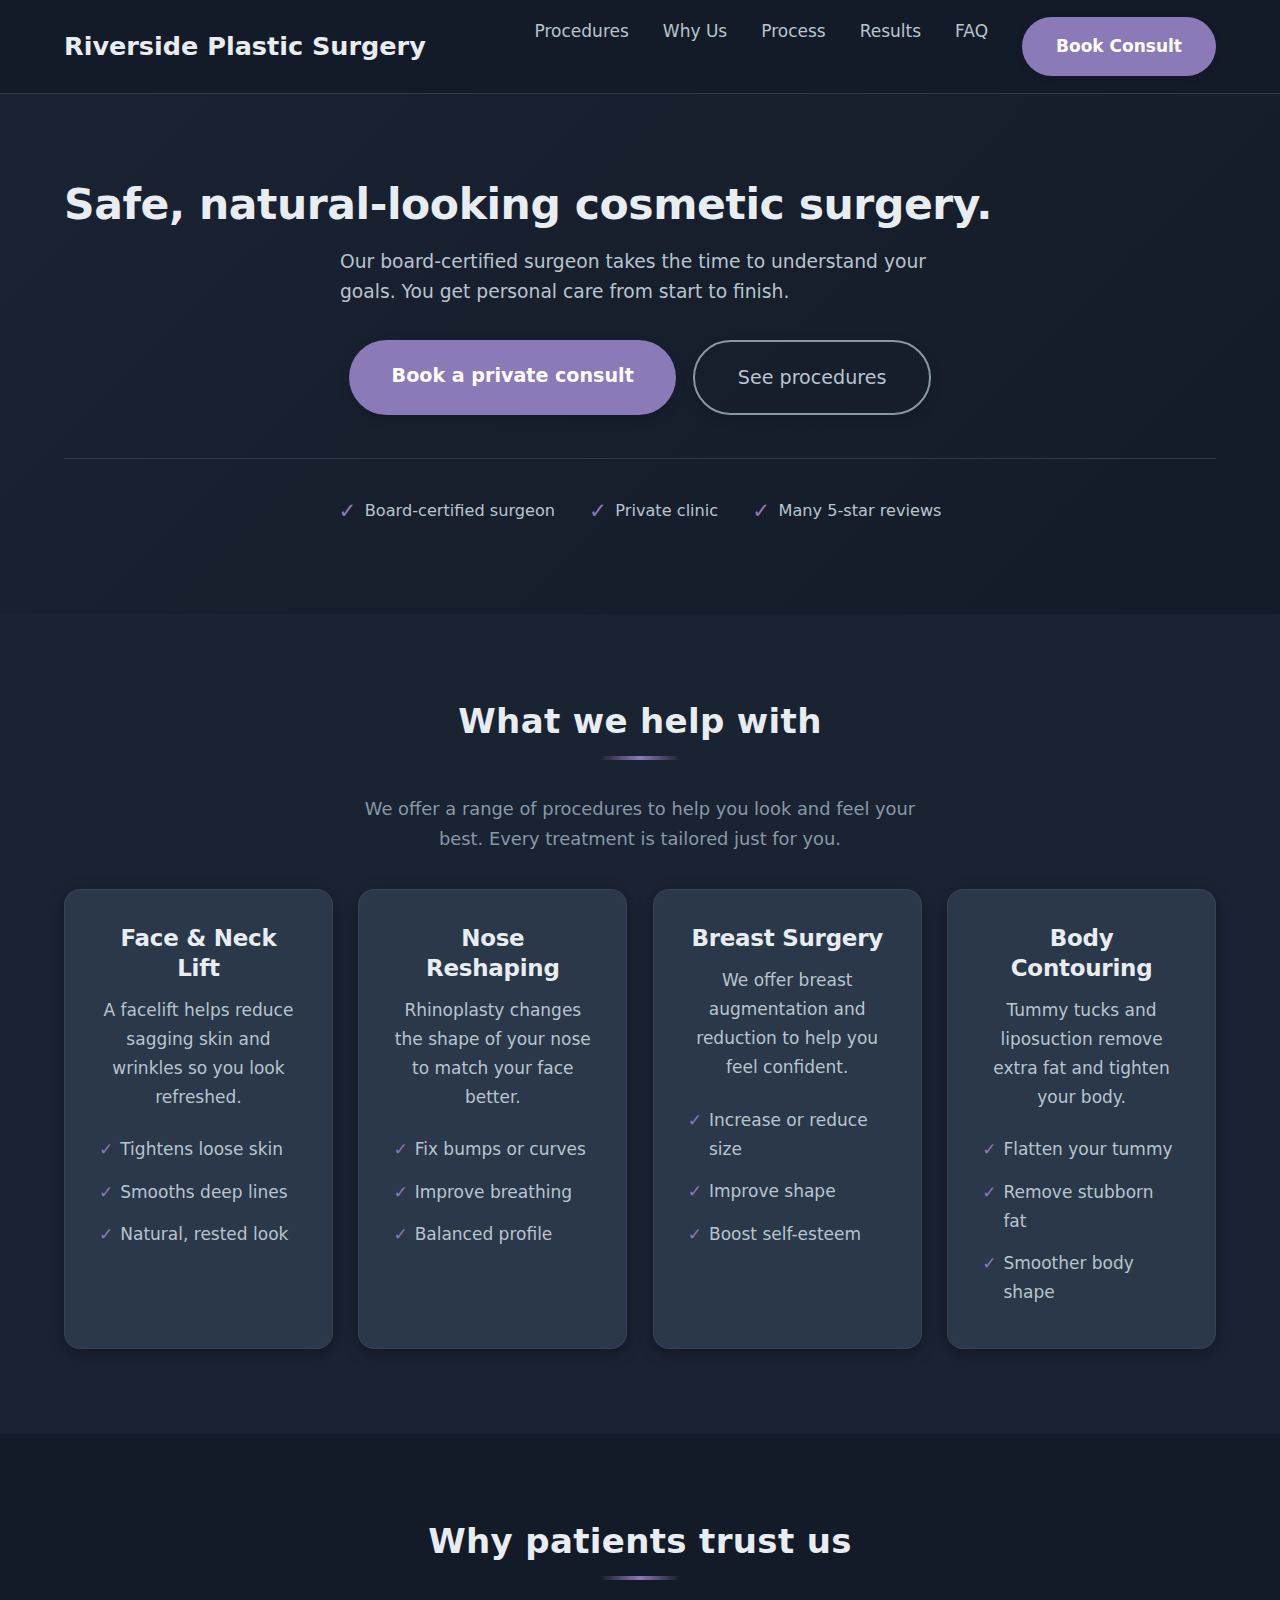
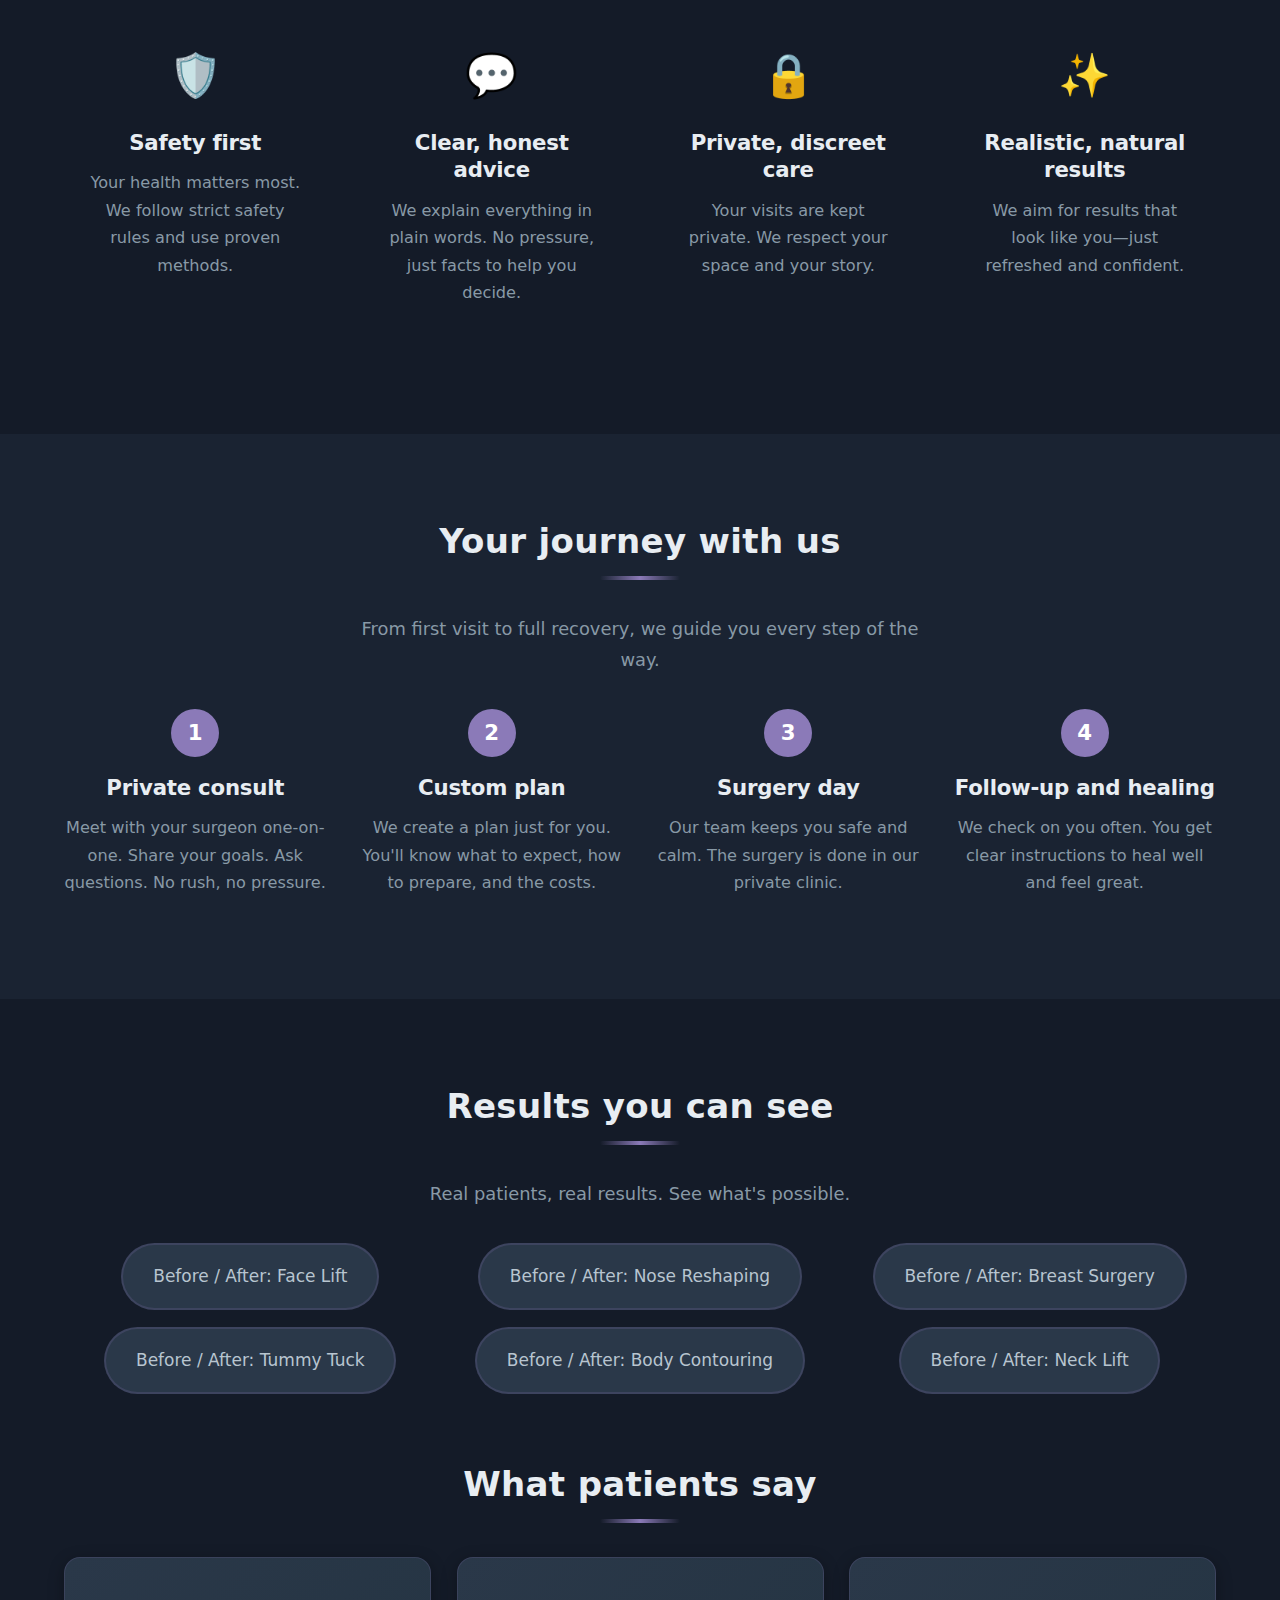
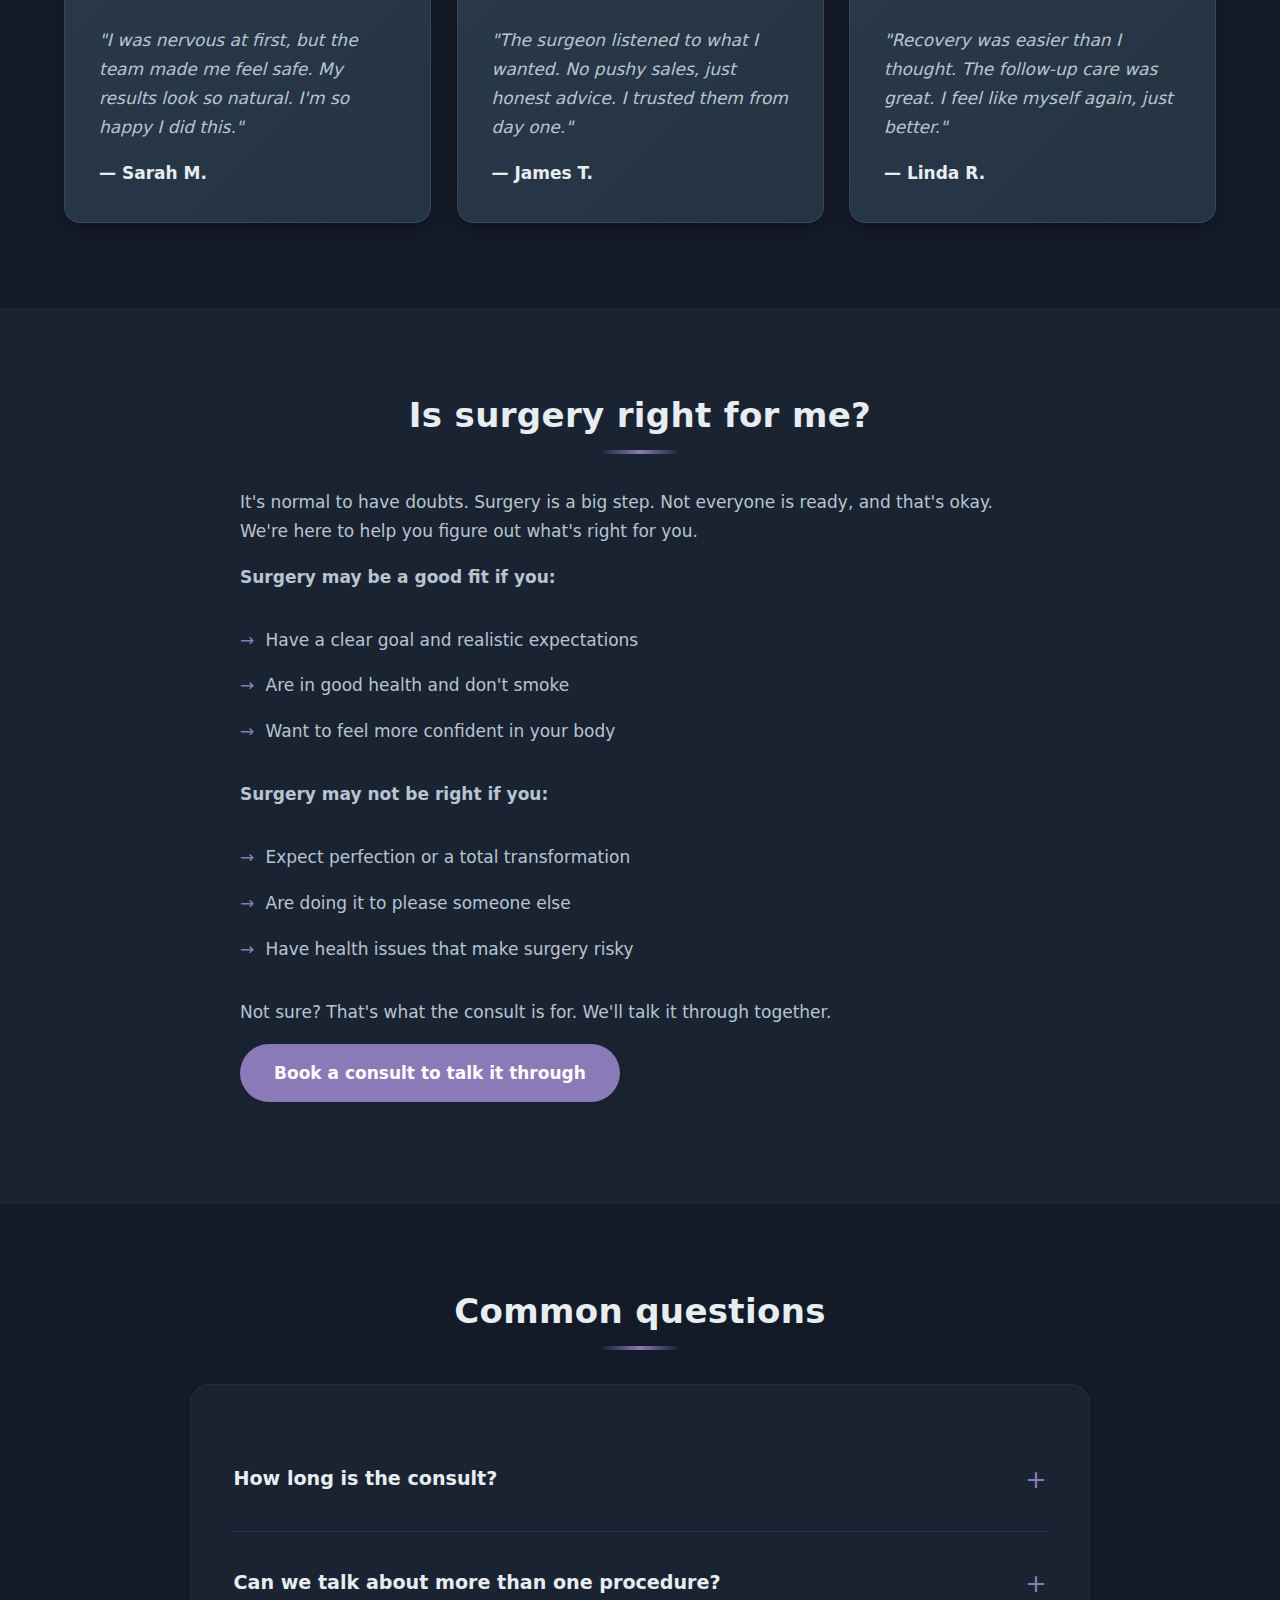
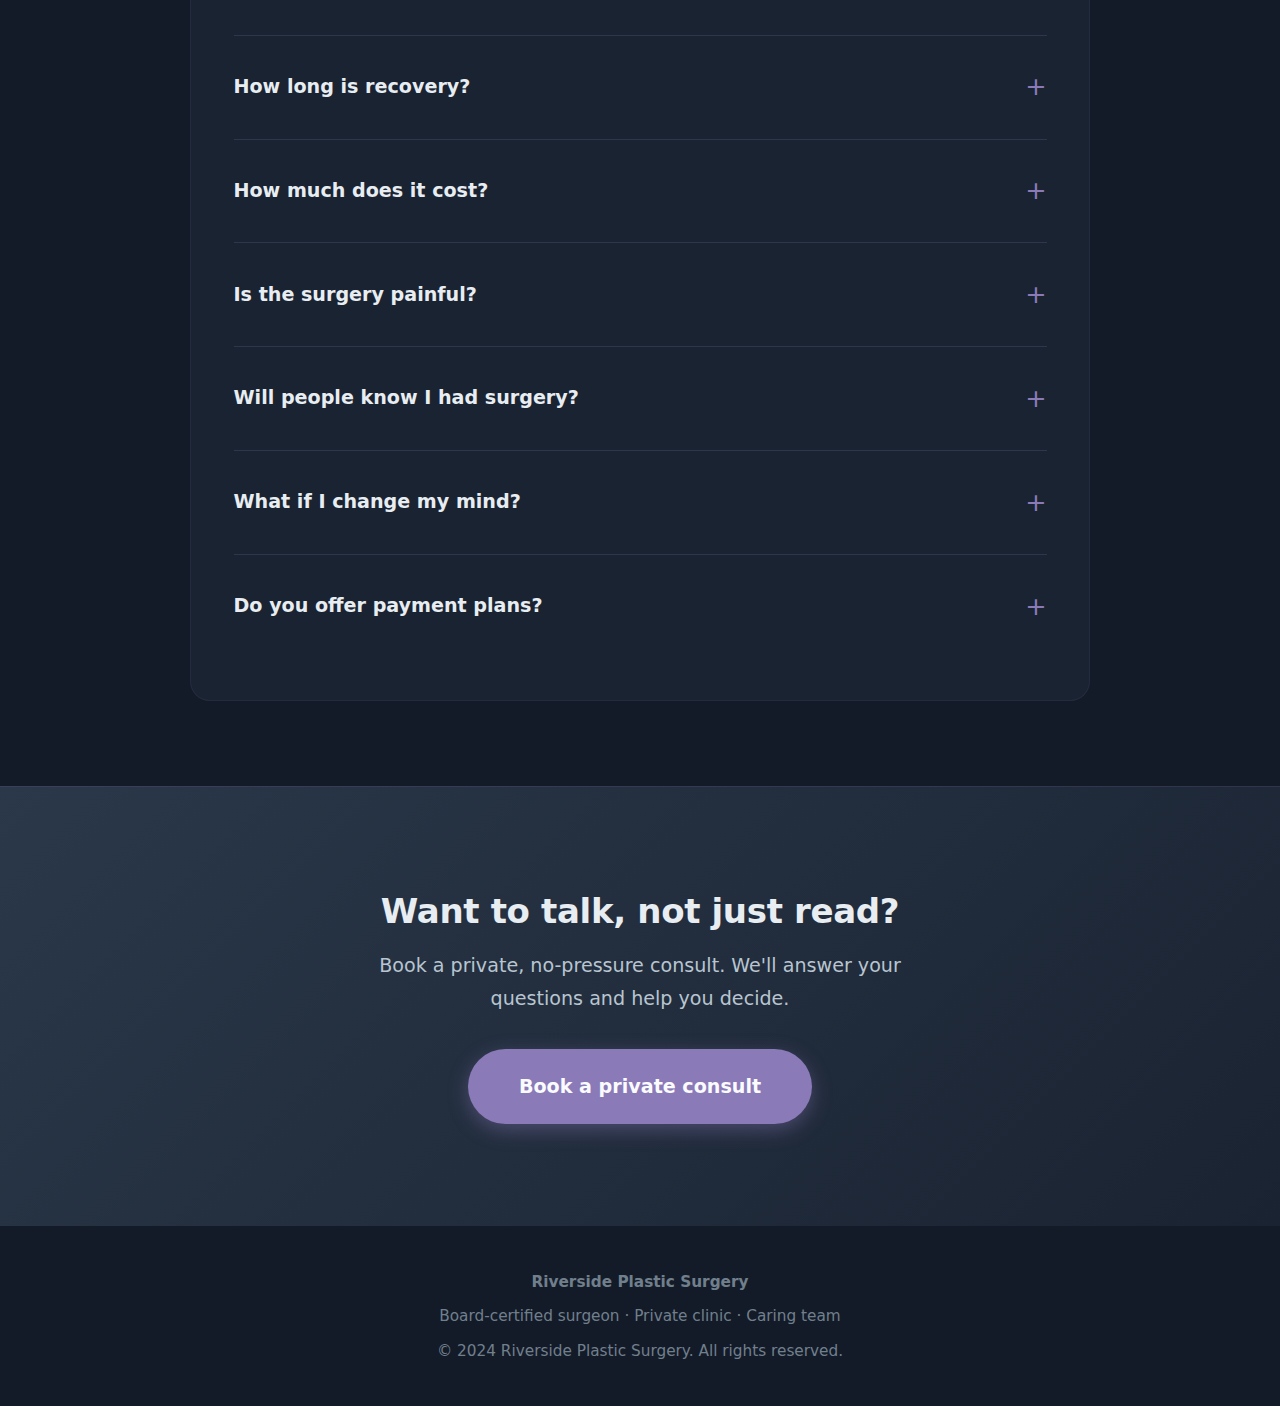
<file: demo-plastic-surgery.html>
<!DOCTYPE html>
<html lang="en">
<head>
  <meta charset="UTF-8">
  <meta name="viewport" content="width=device-width, initial-scale=1.0">
  <meta name="description" content="Riverside Plastic Surgery offers safe, natural-looking cosmetic surgery. Board-certified surgeon. Book your private consultation today.">
  <title>Riverside Plastic Surgery | Safe, Natural-Looking Results</title>
  <link rel="stylesheet" href="styles.css">
</head>
<body class="theme-plastic demo-watermark">
  <!-- Header -->
  <header>
    <div class="container header-content">
      <div class="logo">Riverside Plastic Surgery</div>
      <nav>
        <ul>
          <li><a href="#procedures">Procedures</a></li>
          <li><a href="#why-us">Why Us</a></li>
          <li><a href="#process">Process</a></li>
          <li><a href="#results">Results</a></li>
          <li><a href="#faq">FAQ</a></li>
          <li><a href="#book" class="btn btn-primary">Book Consult</a></li>
        </ul>
      </nav>
    </div>
  </header>

  <!-- Hero Section -->
  <section class="hero">
    <div class="container">
      <h1>Safe, natural-looking cosmetic surgery.</h1>
      <p class="subline">
        Our board-certified surgeon takes the time to understand your goals. 
        You get personal care from start to finish.
      </p>
      <div class="hero-buttons">
        <a href="#book" class="btn btn-primary btn-large">Book a private consult</a>
        <a href="#procedures" class="btn btn-secondary btn-large">See procedures</a>
      </div>
      <div class="trust-strip">
        <div class="trust-item">
          <span class="icon">✓</span>
          <span>Board-certified surgeon</span>
        </div>
        <div class="trust-item">
          <span class="icon">✓</span>
          <span>Private clinic</span>
        </div>
        <div class="trust-item">
          <span class="icon">✓</span>
          <span>Many 5-star reviews</span>
        </div>
      </div>
    </div>
  </section>

  <!-- What We Help With Section -->
  <section id="procedures">
    <div class="container">
      <h2 class="section-title">What we help with</h2>
      <p class="section-subtitle">
        We offer a range of procedures to help you look and feel your best. 
        Every treatment is tailored just for you.
      </p>
      <div class="grid-4">
        <!-- Card 1: Face & Neck Lift -->
        <div class="card">
          <h3>Face & Neck Lift</h3>
          <p>A facelift helps reduce sagging skin and wrinkles so you look refreshed.</p>
          <ul>
            <li>Tightens loose skin</li>
            <li>Smooths deep lines</li>
            <li>Natural, rested look</li>
          </ul>
        </div>
        
        <!-- Card 2: Nose Reshaping -->
        <div class="card">
          <h3>Nose Reshaping</h3>
          <p>Rhinoplasty changes the shape of your nose to match your face better.</p>
          <ul>
            <li>Fix bumps or curves</li>
            <li>Improve breathing</li>
            <li>Balanced profile</li>
          </ul>
        </div>
        
        <!-- Card 3: Breast Surgery -->
        <div class="card">
          <h3>Breast Surgery</h3>
          <p>We offer breast augmentation and reduction to help you feel confident.</p>
          <ul>
            <li>Increase or reduce size</li>
            <li>Improve shape</li>
            <li>Boost self-esteem</li>
          </ul>
        </div>
        
        <!-- Card 4: Body Contouring -->
        <div class="card">
          <h3>Body Contouring</h3>
          <p>Tummy tucks and liposuction remove extra fat and tighten your body.</p>
          <ul>
            <li>Flatten your tummy</li>
            <li>Remove stubborn fat</li>
            <li>Smoother body shape</li>
          </ul>
        </div>
      </div>
    </div>
  </section>

  <!-- Why Patients Trust Us Section -->
  <section id="why-us">
    <div class="container">
      <h2 class="section-title">Why patients trust us</h2>
      <div class="trust-pillars">
        <div class="pillar">
          <div class="icon">🛡️</div>
          <h3>Safety first</h3>
          <p>Your health matters most. We follow strict safety rules and use proven methods.</p>
        </div>
        <div class="pillar">
          <div class="icon">💬</div>
          <h3>Clear, honest advice</h3>
          <p>We explain everything in plain words. No pressure, just facts to help you decide.</p>
        </div>
        <div class="pillar">
          <div class="icon">🔒</div>
          <h3>Private, discreet care</h3>
          <p>Your visits are kept private. We respect your space and your story.</p>
        </div>
        <div class="pillar">
          <div class="icon">✨</div>
          <h3>Realistic, natural results</h3>
          <p>We aim for results that look like you—just refreshed and confident.</p>
        </div>
      </div>
    </div>
  </section>

  <!-- Process Section -->
  <section id="process">
    <div class="container">
      <h2 class="section-title">Your journey with us</h2>
      <p class="section-subtitle">
        From first visit to full recovery, we guide you every step of the way.
      </p>
      <div class="process-steps">
        <div class="step">
          <div class="step-number">1</div>
          <h3>Private consult</h3>
          <p>Meet with your surgeon one-on-one. Share your goals. Ask questions. No rush, no pressure.</p>
        </div>
        <div class="step">
          <div class="step-number">2</div>
          <h3>Custom plan</h3>
          <p>We create a plan just for you. You'll know what to expect, how to prepare, and the costs.</p>
        </div>
        <div class="step">
          <div class="step-number">3</div>
          <h3>Surgery day</h3>
          <p>Our team keeps you safe and calm. The surgery is done in our private clinic.</p>
        </div>
        <div class="step">
          <div class="step-number">4</div>
          <h3>Follow-up and healing</h3>
          <p>We check on you often. You get clear instructions to heal well and feel great.</p>
        </div>
      </div>
    </div>
  </section>

  <!-- Results & Gallery Section -->
  <section id="results">
    <div class="container">
      <h2 class="section-title">Results you can see</h2>
      <p class="section-subtitle">
        Real patients, real results. See what's possible.
      </p>
      
      <!-- Before/After Gallery Placeholder -->
      <div class="gallery-grid">
        <div class="gallery-item">Before / After: Face Lift</div>
        <div class="gallery-item">Before / After: Nose Reshaping</div>
        <div class="gallery-item">Before / After: Breast Surgery</div>
        <div class="gallery-item">Before / After: Tummy Tuck</div>
        <div class="gallery-item">Before / After: Body Contouring</div>
        <div class="gallery-item">Before / After: Neck Lift</div>
      </div>
      
      <!-- Testimonials -->
      <h3 class="section-title">What patients say</h3>
      <div class="testimonials">
        <div class="testimonial">
          <p>"I was nervous at first, but the team made me feel safe. My results look so natural. I'm so happy I did this."</p>
          <span class="author">— Sarah M.</span>
        </div>
        <div class="testimonial">
          <p>"The surgeon listened to what I wanted. No pushy sales, just honest advice. I trusted them from day one."</p>
          <span class="author">— James T.</span>
        </div>
        <div class="testimonial">
          <p>"Recovery was easier than I thought. The follow-up care was great. I feel like myself again, just better."</p>
          <span class="author">— Linda R.</span>
        </div>
      </div>
    </div>
  </section>

  <!-- Is Surgery Right for Me Section -->
  <section id="right-for-me">
    <div class="container">
      <div class="fit-section">
        <h2 class="section-title">Is surgery right for me?</h2>
        <p>
          It's normal to have doubts. Surgery is a big step. Not everyone is ready, and that's okay. 
          We're here to help you figure out what's right for you.
        </p>
        <p>
          <strong>Surgery may be a good fit if you:</strong>
        </p>
        <ul>
          <li>Have a clear goal and realistic expectations</li>
          <li>Are in good health and don't smoke</li>
          <li>Want to feel more confident in your body</li>
        </ul>
        <p>
          <strong>Surgery may not be right if you:</strong>
        </p>
        <ul>
          <li>Expect perfection or a total transformation</li>
          <li>Are doing it to please someone else</li>
          <li>Have health issues that make surgery risky</li>
        </ul>
        <p>
          Not sure? That's what the consult is for. We'll talk it through together.
        </p>
        <p>
          <a href="#book" class="btn btn-primary">Book a consult to talk it through</a>
        </p>
      </div>
    </div>
  </section>

  <!-- FAQ Section -->
  <section id="faq">
    <div class="container">
      <h2 class="section-title">Common questions</h2>
      <div class="faq-list">
        <div class="faq-item">
          <div class="faq-question">How long is the consult?</div>
          <div class="faq-answer">
            Most consults take about 30 to 45 minutes. We take time to listen and answer all your questions.
          </div>
        </div>
        <div class="faq-item">
          <div class="faq-question">Can we talk about more than one procedure?</div>
          <div class="faq-answer">
            Yes. Many patients ask about a few options. We'll help you decide what makes sense.
          </div>
        </div>
        <div class="faq-item">
          <div class="faq-question">How long is recovery?</div>
          <div class="faq-answer">
            It depends on the procedure. Most people take 1 to 2 weeks off work. We give you a clear recovery plan.
          </div>
        </div>
        <div class="faq-item">
          <div class="faq-question">How much does it cost?</div>
          <div class="faq-answer">
            Costs vary by procedure. Face lifts range from $8,000 to $15,000. Body contouring starts around $5,000. We give you a clear quote at your consult.
          </div>
        </div>
        <div class="faq-item">
          <div class="faq-question">Is the surgery painful?</div>
          <div class="faq-answer">
            You won't feel pain during surgery. After, there's some soreness. We give you medicine to stay comfortable.
          </div>
        </div>
        <div class="faq-item">
          <div class="faq-question">Will people know I had surgery?</div>
          <div class="faq-answer">
            Our goal is natural results. Most patients say friends notice they look "refreshed" but can't tell why.
          </div>
        </div>
        <div class="faq-item">
          <div class="faq-question">What if I change my mind?</div>
          <div class="faq-answer">
            You can take your time. There's no pressure to book surgery after your consult. It's your choice.
          </div>
        </div>
        <div class="faq-item">
          <div class="faq-question">Do you offer payment plans?</div>
          <div class="faq-answer">
            Yes. We work with financing partners so you can pay over time. Ask us at your consult.
          </div>
        </div>
      </div>
    </div>
  </section>

  <!-- Final CTA Strip -->
  <section id="book" class="cta-strip">
    <div class="container">
      <h2>Want to talk, not just read?</h2>
      <p>Book a private, no-pressure consult. We'll answer your questions and help you decide.</p>
      <a href="#book" class="btn btn-primary btn-large">Book a private consult</a>
    </div>
  </section>

  <!-- Footer -->
  <footer>
    <div class="container">
      <p><strong>Riverside Plastic Surgery</strong></p>
      <p>Board-certified surgeon · Private clinic · Caring team</p>
      <p>&copy; 2024 Riverside Plastic Surgery. All rights reserved.</p>
    </div>
  </footer>
</body>
</html>
</file>
<file: styles.css>
/* Riverside Plastic Surgery - Design System */

/* Reset & Base */
*, *::before, *::after {
  box-sizing: border-box;
  margin: 0;
  padding: 0;
}

html {
  font-size: 17px;
  scroll-behavior: smooth;
}

body {
  font-family: 'Segoe UI', system-ui, -apple-system, sans-serif;
  line-height: 1.7;
  color: #333;
  background-color: #fff;
}

/* Typography - Clear hierarchy with refined styling */
h1, h2, h3, h4 {
  font-weight: 600;
  line-height: 1.3;
  color: #1a3a5c;
  letter-spacing: -0.01em;
}

h1 {
  font-size: 2.5rem;
  line-height: 1.2;
}

h2 {
  font-size: 1.75rem;
  margin-bottom: 1.5rem;
}

h3 {
  font-size: 1.25rem;
  margin-bottom: 0.75rem;
}

p {
  margin-bottom: 1rem;
}

a {
  color: #2a7fba;
  text-decoration: none;
}

/* Utility Classes */
.relative {
  position: relative;
}

a:hover {
  text-decoration: underline;
}

/* Container - centered max width with proper padding */
.container {
  max-width: 1152px; /* Tailwind's max-w-6xl equivalent (72rem = 1152px) */
  margin: 0 auto;
  padding: 0 1rem;
}

@media (min-width: 1024px) {
  .container {
    padding: 0;
  }
}

/* Sections - Increased vertical spacing for premium feel */
section {
  padding: 4rem 0;
}

@media (min-width: 1024px) {
  section {
    padding: 5rem 0; /* py-20 equivalent: 80px = 5rem */
  }
}

section:nth-child(even) {
  background-color: #f8fafb;
}

.section-title {
  text-align: center;
  margin-bottom: 2rem;
  letter-spacing: 0.02em;
  font-size: 2rem;
}

.section-subtitle {
  text-align: center;
  color: #666;
  font-size: 1.05rem;
  max-width: 600px;
  margin: 0 auto 2rem;
}

/* Buttons - Pill shaped with generous padding */
.btn {
  display: inline-block;
  padding: 0.875rem 2rem;
  font-size: 1rem;
  font-weight: 500;
  border-radius: 9999px; /* pill shape / rounded-full */
  border: none;
  cursor: pointer;
  text-align: center;
  transition: all 0.2s ease;
  box-shadow: 0 2px 8px rgba(0, 0, 0, 0.1);
}

.btn-primary {
  background-color: #2a7fba;
  color: #fff;
}

.btn-primary:hover {
  background-color: #1e6a9e;
  text-decoration: none;
}

.btn-secondary {
  background-color: transparent;
  color: #2a7fba;
  border: 2px solid #2a7fba;
}

.btn-secondary:hover {
  background-color: #2a7fba;
  color: #fff;
  text-decoration: none;
}

.btn-large {
  padding: 1.125rem 2.5rem;
  font-size: 1.125rem;
  box-shadow: 0 4px 12px rgba(0, 0, 0, 0.15);
}

/* Cards - Premium styling with better depth */
.card {
  background: #fff;
  border-radius: 16px;
  padding: 2rem;
  box-shadow: 0 4px 16px rgba(0, 0, 0, 0.08);
  transition: transform 0.2s ease, box-shadow 0.2s ease;
  border: 1px solid rgba(0, 0, 0, 0.05);
}

.card:hover {
  transform: translateY(-2px);
  box-shadow: 0 8px 24px rgba(0, 0, 0, 0.12);
}

.card h3 {
  color: #1a3a5c;
}

.card ul {
  list-style: none;
  margin-top: 1rem;
}

.card ul li {
  padding: 0.4rem 0;
  padding-left: 1.25rem;
  position: relative;
}

.card ul li::before {
  content: "\2713";
  color: #2a7fba;
  position: absolute;
  left: 0;
  font-weight: bold;
}

/* Grid layouts */
.grid-2 {
  display: grid;
  grid-template-columns: repeat(2, 1fr);
  gap: 1.5rem;
}

.grid-3 {
  display: grid;
  grid-template-columns: repeat(3, 1fr);
  gap: 1.5rem;
}

.grid-4 {
  display: grid;
  grid-template-columns: repeat(4, 1fr);
  gap: 1.5rem;
}

/* Hero Section - Premium two-column layout */
.hero {
  position: relative;
  overflow: hidden;
  background: #020617; /* slate-950 equivalent */
  padding: 5rem 0;
}

.hero-gradient-overlay {
  pointer-events: none;
  position: absolute;
  inset: 0;
  background: radial-gradient(circle at top, rgba(148, 163, 184, 0.32), transparent 60%);
}

@media (min-width: 1024px) {
  .hero {
    padding: 6rem 0;
  }
}

.hero h1 {
  font-size: 2.5rem;
  margin-bottom: 1rem;
  color: #1a3a5c;
}

.hero .subline {
  font-size: 1.1rem;
  color: #555;
  max-width: 600px;
  margin: 0 auto 2rem;
  line-height: 1.6;
}

.hero-buttons {
  display: flex;
  gap: 1rem;
  justify-content: center;
  flex-wrap: wrap;
  margin-bottom: 2.5rem;
}

.trust-strip {
  display: flex;
  justify-content: center;
  gap: 2rem;
  flex-wrap: wrap;
  border-top: 1px solid #d9e6ed;
  padding-top: 2rem;
  margin-top: 1rem;
}

.trust-item {
  display: flex;
  align-items: center;
  gap: 0.5rem;
  color: #555;
  font-size: 0.95rem;
}

.trust-item .icon {
  color: #2a7fba;
  font-size: 1.25rem;
}

/* Trust Pillars */
.trust-pillars {
  display: grid;
  grid-template-columns: repeat(4, 1fr);
  gap: 2rem;
  text-align: center;
}

.pillar {
  padding: 1.5rem;
}

.pillar .icon {
  font-size: 2.5rem;
  margin-bottom: 1rem;
}

.pillar h3 {
  margin-bottom: 0.75rem;
}

.pillar p {
  color: #666;
  font-size: 0.95rem;
}

/* Process Steps */
.process-steps {
  display: grid;
  grid-template-columns: repeat(4, 1fr);
  gap: 2rem;
}

.step {
  text-align: center;
  position: relative;
}

.step-number {
  width: 48px;
  height: 48px;
  background: #2a7fba;
  color: #fff;
  border-radius: 50%;
  display: flex;
  align-items: center;
  justify-content: center;
  font-size: 1.25rem;
  font-weight: 600;
  margin: 0 auto 1rem;
}

.step h3 {
  margin-bottom: 0.75rem;
}

.step p {
  color: #666;
  font-size: 0.95rem;
}

/* Gallery / Before-After - responsive grid */
.gallery-grid {
  display: grid;
  grid-template-columns: repeat(3, 1fr);
  gap: 1rem;
  margin-bottom: 4rem;
  justify-items: center;
}

.gallery-item {
  background: #e8f4fa;
  border-radius: 12px;
  height: 200px;
  display: flex;
  align-items: center;
  justify-content: center;
  color: #2a7fba;
  font-weight: 500;
  border: 2px dashed #c5dce8;
}

/* Testimonials */
.testimonials {
  display: grid;
  grid-template-columns: repeat(3, 1fr);
  gap: 1.5rem;
}

.testimonial {
  background: #fff;
  padding: 1.5rem;
  border-radius: 12px;
  box-shadow: 0 2px 12px rgba(0, 0, 0, 0.08);
}

.testimonial p {
  font-style: italic;
  color: #555;
  margin-bottom: 1rem;
}

.testimonial .author {
  font-weight: 600;
  color: #1a3a5c;
  font-style: normal;
}

/* FAQ Section - refined with panel background */
.faq-list {
  max-width: 900px;
  margin: 0 auto;
  background: rgba(42, 56, 73, 0.3);
  padding: 2.5rem;
  border-radius: 20px;
  border: 1px solid rgba(139, 122, 184, 0.1);
}

.faq-item {
  border-bottom: 1px solid rgba(139, 122, 184, 0.2);
  padding: 1.75rem 0;
}

.faq-item:last-child {
  border-bottom: none;
}

.faq-question {
  font-weight: 600;
  color: #1a3a5c;
  margin-bottom: 0.75rem;
  font-size: 1.125rem;
}

.faq-answer {
  color: #555;
  line-height: 1.7;
}

/* CTA Strip */
.cta-strip {
  background: linear-gradient(135deg, #1a3a5c 0%, #2a5a8c 100%);
  color: #fff;
  text-align: center;
  padding: 4rem 0;
}

.cta-strip h2 {
  color: #fff;
  margin-bottom: 1.5rem;
}

.cta-strip .btn-primary {
  background: #fff;
  color: #1a3a5c;
}

.cta-strip .btn-primary:hover {
  background: #e8f4fa;
}

/* "Right for me" section */
.fit-section {
  max-width: 800px;
  margin: 0 auto;
}

.fit-section ul {
  list-style: none;
  margin: 1.5rem 0;
}

.fit-section ul li {
  padding: 0.5rem 0;
  padding-left: 1.5rem;
  position: relative;
}

.fit-section ul li::before {
  content: "\2192";
  color: #2a7fba;
  position: absolute;
  left: 0;
}

/* Header */
header {
  background: #fff;
  padding: 1rem 0;
  border-bottom: 1px solid #e0e8ed;
  position: sticky;
  top: 0;
  z-index: 100;
}

.header-content {
  display: flex;
  justify-content: space-between;
  align-items: center;
}

.logo {
  font-size: 1.5rem;
  font-weight: 700;
  color: #1a3a5c;
}

/* Desktop Nav - Hidden on mobile */
.desktop-nav {
  display: none;
}

nav ul {
  display: flex;
  list-style: none;
  gap: 2rem;
}

nav a {
  color: #333;
  font-weight: 500;
}

nav a:hover {
  color: #2a7fba;
}

/* Hamburger Button - Shown on mobile only */
.hamburger {
  display: flex;
  flex-direction: column;
  gap: 5px;
  background: none;
  border: none;
  cursor: pointer;
  padding: 8px;
  z-index: 101;
}

.hamburger-line {
  width: 24px;
  height: 2px;
  background-color: #1a3a5c;
  transition: all 0.3s ease;
}

/* Mobile Menu Panel */
.mobile-menu {
  display: none;
  background: #fff;
  border-bottom: 1px solid #e0e8ed;
  overflow: hidden;
  max-height: 0;
  transition: max-height 0.3s ease;
}

.mobile-menu--open {
  display: block;
  max-height: 100vh;
}

.mobile-menu nav ul {
  flex-direction: column;
  gap: 0;
  padding: 0;
}

.mobile-menu nav ul li {
  border-bottom: 1px solid #e0e8ed;
}

.mobile-menu nav ul li:last-child {
  border-bottom: none;
}

.mobile-menu nav ul li a {
  display: block;
  padding: 1rem 1.5rem;
  width: 100%;
  text-align: left;
}

.mobile-menu nav ul li a.btn {
  margin: 1rem 1.5rem;
  text-align: center;
  width: calc(100% - 3rem);
}

/* Desktop styles (md+) */
@media (min-width: 768px) {
  .desktop-nav {
    display: block;
  }
  
  .hamburger {
    display: none;
  }
  
  .mobile-menu,
  .mobile-menu.mobile-menu--open {
    display: none;
  }
}

/* Mobile styles */
@media (max-width: 767.98px) {
  header {
    padding: 0.75rem 0; /* Reduced padding on mobile (py-3) */
  }
}

/* Footer */
footer {
  background: #1a3a5c;
  color: #c5dce8;
  padding: 2rem 0;
  text-align: center;
}

footer p {
  margin-bottom: 0.5rem;
}

/* Plastic / cosmetic surgery theme - Premium color palette */
.theme-plastic {
  --accent: #8B7AB8; /* Muted royal purple/amethyst */
  --accent-soft: #2D3A4A; /* Deep slate for borders */
  --accent-hover: #A293C8;
  --accent-hover-dark: #7A69A7;
  --bg-dark: #1A2332; /* Deep ink/midnight blue base */
  --bg-darker: #141B28; /* Darker variant for layering */
  --bg-light: #243442; /* Slightly lighter for panels */
  --bg-card: #2A3849; /* Warm slate/graphite for cards */
  --text-primary: #E8EDF2; /* Softer white, not pure */
  --text-secondary: #B8C5D0; /* Softer slate for body text */
  --text-muted: #8899A6; /* Stone color for muted text */
  --text-on-accent: #FAFBFC;
}

/* Dark background for plastic theme - warmer navy/charcoal */
.theme-plastic {
  background-color: var(--bg-dark);
  color: var(--text-secondary);
}

.theme-plastic h1,
.theme-plastic h2,
.theme-plastic h3,
.theme-plastic h4 {
  color: var(--text-primary);
}

.theme-plastic a {
  color: var(--accent);
}

.theme-plastic a:hover {
  color: var(--accent-hover);
}

/* Primary buttons - softer purple accent */
.theme-plastic .btn-primary {
  background-color: var(--accent);
  color: #fff;
  font-weight: 600;
}

.theme-plastic .btn-primary:hover,
.theme-plastic .btn-primary:focus-visible {
  background-color: var(--accent-hover-dark);
  color: var(--text-on-accent);
}

/* Secondary buttons - ghost/outline style */
.theme-plastic .btn-secondary {
  color: var(--text-secondary);
  border-color: var(--text-muted);
  background-color: transparent;
}

.theme-plastic .btn-secondary:hover {
  background-color: var(--bg-light);
  color: var(--text-primary);
  border-color: var(--text-secondary);
}

/* Header styling */
.theme-plastic header {
  background: var(--bg-darker);
  border-bottom-color: var(--accent-soft);
}

.theme-plastic .logo {
  color: var(--text-primary);
}

.theme-plastic nav a {
  color: var(--text-secondary);
}

.theme-plastic nav a:hover {
  color: var(--accent);
}

/* Hero section - Two column layout */
.theme-plastic .hero {
  background: linear-gradient(135deg, var(--bg-dark) 0%, var(--bg-darker) 100%);
  padding: 5rem 0;
}

.theme-plastic .hero h1 {
  color: var(--text-primary);
}

.theme-plastic .hero .subline {
  color: var(--text-secondary);
}

.theme-plastic .trust-strip {
  border-top-color: var(--accent-soft);
}

.theme-plastic .trust-item {
  color: var(--text-secondary);
}

.theme-plastic .trust-item .icon {
  color: var(--accent);
}

/* Hero two-column layout */
.hero-grid {
  display: grid;
  grid-template-columns: 1fr 1fr;
  gap: 3rem;
  align-items: center;
}

.hero-content {
  text-align: left;
}

.hero-content h1 {
  margin-bottom: 1rem;
}

.hero-content .subline {
  text-align: left;
  margin: 0 0 1.5rem 0;
}

.hero-content .hero-buttons {
  justify-content: flex-start;
  margin-bottom: 2rem;
}

.hero-content .trust-strip {
  justify-content: flex-start;
  border-top: none;
  padding-top: 0;
  margin-top: 0;
}

.hero-image-card {
  background: linear-gradient(135deg, var(--bg-card) 0%, var(--bg-light) 100%);
  border-radius: 20px;
  padding: 2.5rem;
  border: 1px solid rgba(139, 122, 184, 0.2);
  box-shadow: 0 12px 40px rgba(0, 0, 0, 0.3);
}

.hero-image-placeholder {
  background: linear-gradient(135deg, var(--bg-light) 0%, var(--accent-soft) 100%);
  border-radius: 16px;
  height: 320px;
  display: flex;
  flex-direction: column;
  align-items: center;
  justify-content: center;
  color: var(--text-muted);
  font-size: 1rem;
  text-align: center;
  padding: 1.5rem;
  border: 2px solid rgba(139, 122, 184, 0.15);
  position: relative;
}

.hero-image-placeholder::before {
  content: "Board-certified surgeon";
  /* Mobile: normal positioning, no overlap */
  position: relative;
  display: inline-block;
  margin-bottom: 0.75rem;
  background: var(--accent);
  color: var(--text-on-accent);
  padding: 0.375rem 1rem;
  border-radius: 9999px;
  font-size: 0.75rem;
  font-weight: 600;
  text-transform: uppercase;
  letter-spacing: 0.05em;
}

/* Desktop (md+): reintroduce overlap */
@media (min-width: 768px) {
  .hero-image-placeholder::before {
    position: absolute;
    top: 1rem;
    left: 50%;
    transform: translateX(-50%) translateY(0.625rem);
    margin-bottom: 0;
  }
}

.hero-image-placeholder .placeholder-icon {
  font-size: 4rem;
  margin-bottom: 1rem;
  opacity: 0.8;
}

.surgeon-photo-wrapper {
  display: flex;
  justify-content: center;
  margin-top: 0;
  margin-bottom: 1rem;
}

.surgeon-photo-ring {
  /* Mobile: w-28 h-28 (7rem = 28 * 0.25rem) */
  height: 7rem;
  width: 7rem;
  display: flex;
  align-items: center;
  justify-content: center;
  border-radius: 9999px;
  /* Ring styling */
  box-shadow: 0 0 0 2px rgba(241, 245, 249, 0.6), /* ring-2 ring-slate-100/60 */
              0 0 0 6px rgba(15, 23, 42, 0.7), /* ring-offset-4 ring-offset-slate-900/70 */
              0 4px 6px -1px rgba(0, 0, 0, 0.1), 0 2px 4px -1px rgba(0, 0, 0, 0.06); /* shadow-md */
}

/* Desktop (md+): w-36 h-36 */
@media (min-width: 768px) {
  .surgeon-photo-ring {
    height: 9rem; /* 36 * 0.25rem */
    width: 9rem;
  }
}

@media (min-width: 1024px) {
  .surgeon-photo-ring {
    /* Desktop: w-40 h-40 (10rem = 40 * 0.25rem) */
    height: 10rem;
    width: 10rem;
  }
}

.surgeon-photo {
  height: 100%;
  width: 100%;
  border-radius: 9999px;
  object-fit: cover;
  object-position: center;
}

.doctor-info {
  display: flex;
  flex-direction: column;
  align-items: center;
  margin-top: 0.5rem;
}

.doctor-name {
  font-size: 1rem;
  font-weight: 500;
  color: var(--text-primary);
  margin: 0;
}

.doctor-proof {
  font-size: 0.875rem;
  color: var(--text-muted);
  margin: 0.125rem 0 0 0;
}

.hero-image-caption {
  margin-top: 1.5rem;
  text-align: center;
  color: var(--text-muted);
  font-size: 0.85rem;
}

.hero-image-caption::after {
  content: "Over 15 years experience · Private clinic";
  display: block;
  margin-top: 0.5rem;
  color: var(--text-muted);
  font-size: 0.8rem;
}

/* Section backgrounds */
.theme-plastic section {
  background-color: var(--bg-dark);
}

.theme-plastic section:nth-child(even) {
  background-color: var(--bg-darker);
}

.theme-plastic .section-subtitle {
  color: var(--text-muted);
}

/* Cards with premium styling for dark theme */
.theme-plastic .card {
  background: var(--bg-card);
  border: 1px solid rgba(139, 122, 184, 0.15);
  box-shadow: 0 4px 16px rgba(0, 0, 0, 0.3);
  border-radius: 16px;
}

.theme-plastic .card:hover {
  border-color: var(--accent);
  box-shadow: 0 8px 24px rgba(139, 122, 184, 0.2);
  transform: translateY(-2px);
}

.theme-plastic .card h3 {
  color: var(--text-primary);
  font-size: 1.35rem;
  margin-bottom: 0.75rem;
  text-align: center;
}

.theme-plastic .card p {
  color: var(--text-secondary);
  text-align: center;
  margin-bottom: 1rem;
}

.theme-plastic .card ul li::before {
  color: var(--accent);
}

/* Card icons - circular containers */
.card-icon {
  font-size: 2.5rem;
  margin: 0 auto 1.25rem;
  display: flex;
  align-items: center;
  justify-content: center;
  width: 80px;
  height: 80px;
  background: linear-gradient(135deg, var(--bg-light) 0%, var(--accent-soft) 100%);
  border-radius: 50%;
  border: 2px solid rgba(139, 122, 184, 0.2);
}

/* Trust pillars */
.theme-plastic .pillar p {
  color: var(--text-muted);
}

/* Combined Trust & Journey Section - tinted panel */
.trust-journey-section {
  padding: 4rem 0;
  background: var(--bg-darker);
}

@media (min-width: 1024px) {
  .trust-journey-section {
    padding: 5rem 0;
  }
}

.trust-row {
  display: grid;
  grid-template-columns: repeat(4, 1fr);
  gap: 2rem;
  margin-bottom: 4rem;
  background: rgba(42, 56, 73, 0.3);
  padding: 3rem 2rem;
  border-radius: 20px;
  border: 1px solid rgba(139, 122, 184, 0.1);
}

.trust-row .pillar {
  text-align: center;
  padding: 1rem;
}

.trust-row .pillar .icon {
  font-size: 2.5rem;
  margin: 0 auto 1rem;
  width: 72px;
  height: 72px;
  background: linear-gradient(135deg, var(--bg-light) 0%, var(--accent-soft) 100%);
  border-radius: 50%;
  display: flex;
  align-items: center;
  justify-content: center;
  border: 2px solid rgba(139, 122, 184, 0.2);
}

.trust-row .pillar p {
  font-size: 0.875rem;
  line-height: 1.5;
  margin: 0;
}

/* Journey Timeline - enhanced with icons and better spacing */
.journey-timeline {
  display: flex;
  justify-content: space-between;
  align-items: flex-start;
  position: relative;
  max-width: 1000px;
  margin: 0 auto;
  padding: 2.5rem 0;
  background: rgba(42, 56, 73, 0.2);
  border-radius: 20px;
  padding: 3rem 2rem;
}

.journey-timeline::before {
  content: "";
  position: absolute;
  top: 4.5rem;
  left: 12%;
  right: 12%;
  height: 2px;
  background: linear-gradient(90deg, transparent, var(--accent), transparent);
  opacity: 0.3;
}

.timeline-step {
  text-align: center;
  flex: 1;
  position: relative;
  z-index: 1;
}

.timeline-step .step-number {
  width: 56px;
  height: 56px;
  background: linear-gradient(135deg, var(--accent) 0%, var(--accent-hover-dark) 100%);
  color: #fff;
  border-radius: 50%;
  display: flex;
  align-items: center;
  justify-content: center;
  font-size: 1.25rem;
  font-weight: 700;
  margin: 0 auto 1rem;
  box-shadow: 0 4px 12px rgba(139, 122, 184, 0.4);
  border: 3px solid var(--bg-darker);
}

.timeline-step h4 {
  font-size: 1rem;
  color: var(--text-primary);
  margin: 0;
  font-weight: 600;
}

/* Process steps */
.theme-plastic .step-number {
  background: var(--accent);
}

.theme-plastic .step p {
  color: var(--text-muted);
}

/* Gallery items - pill tabs/compact cards with active state */
.theme-plastic .gallery-item {
  background: var(--bg-card);
  border: 2px solid rgba(139, 122, 184, 0.2);
  color: var(--text-secondary);
  border-radius: 9999px;
  height: auto;
  padding: 1rem 1.75rem;
  font-weight: 500;
  cursor: pointer;
  transition: all 0.2s ease;
}

.theme-plastic .gallery-item:hover,
.theme-plastic .gallery-item.active {
  border-color: var(--accent);
  background: var(--accent);
  color: var(--text-on-accent);
  box-shadow: 0 4px 12px rgba(139, 122, 184, 0.3);
}

/* Hero before/after card - wider with clear split layout */
.hero-result-card {
  background: linear-gradient(135deg, var(--bg-card) 0%, var(--bg-light) 100%);
  border-radius: 20px;
  padding: 2.5rem;
  border: 1px solid rgba(139, 122, 184, 0.2);
  margin-bottom: 2.5rem;
  display: grid;
  grid-template-columns: 1fr 1fr;
  gap: 2rem;
  box-shadow: 0 8px 32px rgba(0, 0, 0, 0.3);
}

.hero-result-card .result-column {
  display: flex;
  flex-direction: column;
  gap: 1rem;
}

.hero-result-card .result-badge {
  display: inline-flex;
  width: fit-content;
  border-radius: 9999px;
  padding: 0.25rem 0.75rem;
  font-size: 0.75rem;
  font-weight: 500;
  text-transform: uppercase;
  letter-spacing: 0.05em;
}

.hero-result-card .result-badge--before {
  background: rgba(42, 56, 73, 0.8);
  color: var(--text-secondary);
}

.hero-result-card .result-badge--after {
  background: var(--accent);
  color: var(--text-on-accent);
}

.hero-result-card .result-image-wrapper {
  position: relative;
  border-radius: 16px;
  overflow: hidden;
  background: var(--bg-light);
  border: 2px solid rgba(139, 122, 184, 0.15);
  aspect-ratio: 3 / 4;
  width: 100%;
}

.hero-result-card .result-image-content {
  position: absolute;
  top: 0;
  left: 0;
  width: 100%;
  height: 100%;
  object-fit: cover;
  display: block;
}

.hero-result-card .result-label {
  font-size: 0.9rem;
  color: var(--text-secondary);
  text-align: center;
  margin-top: 0.75rem;
  font-weight: 500;
}

.results-disclaimer {
  text-align: center;
  color: var(--text-muted);
  font-size: 0.8rem;
  margin-bottom: 2.5rem;
  font-style: italic;
  opacity: 0.7;
}

/* Testimonials - proper cards with quote styling */
.theme-plastic .testimonial {
  background: linear-gradient(135deg, var(--bg-card) 0%, var(--bg-light) 100%);
  border: 1px solid rgba(139, 122, 184, 0.2);
  box-shadow: 0 4px 16px rgba(0, 0, 0, 0.3);
  border-radius: 16px;
  padding: 2rem;
  position: relative;
}

.theme-plastic .testimonial::before {
  content: """;
  position: absolute;
  top: 1.5rem;
  left: 1.5rem;
  font-size: 3rem;
  color: var(--accent);
  opacity: 0.3;
  line-height: 1;
  font-family: Georgia, serif;
}

.theme-plastic .testimonial p {
  color: var(--text-secondary);
  font-style: italic;
  padding-top: 2rem;
  line-height: 1.7;
}

.theme-plastic .testimonial .author {
  color: var(--text-primary);
  font-weight: 600;
  font-style: normal;
  display: block;
  margin-top: 1rem;
}

/* Fit section - Surgery right for me card */
.theme-plastic .fit-section ul li::before {
  color: var(--accent);
}

.fit-card {
  background: linear-gradient(135deg, var(--bg-card) 0%, var(--bg-light) 100%);
  border-radius: 20px;
  padding: 3rem;
  border: 1px solid rgba(139, 122, 184, 0.2);
  max-width: 1000px;
  margin: 0 auto;
  box-shadow: 0 8px 32px rgba(0, 0, 0, 0.3);
}

.fit-columns {
  display: grid;
  grid-template-columns: 1fr 1fr;
  gap: 2.5rem;
  margin: 2rem 0;
}

.fit-column {
  background: rgba(26, 35, 50, 0.4);
  padding: 2rem;
  border-radius: 16px;
  border: 1px solid rgba(139, 122, 184, 0.15);
}

.fit-column h4 {
  color: var(--text-primary);
  margin-bottom: 1.25rem;
  font-size: 1.125rem;
  font-weight: 600;
}

.fit-column.good {
  border-color: rgba(127, 183, 126, 0.3);
}

.fit-column.good h4 {
  color: #8FC78E;
}

.fit-column.not-good {
  border-color: rgba(232, 168, 124, 0.3);
}

.fit-column.not-good h4 {
  color: #E8A87C;
}

.fit-column ul {
  list-style: none;
  margin: 0;
  padding: 0;
}

.fit-column ul li {
  padding: 0.625rem 0 0.625rem 2rem;
  position: relative;
  color: var(--text-secondary);
  line-height: 1.6;
}

.fit-column.good ul li::before {
  content: "✓";
  color: #8FC78E;
  position: absolute;
  left: 0;
  font-weight: 700;
  font-size: 1.125rem;
}

.fit-column.not-good ul li::before {
  content: "✗";
  color: #E8A87C;
  position: absolute;
  left: 0;
  font-weight: 700;
  font-size: 1.125rem;
}

.fit-reassurance {
  text-align: center;
  margin-top: 2rem;
  padding-top: 2rem;
  border-top: 1px solid rgba(139, 122, 184, 0.2);
  color: var(--text-secondary);
  font-style: italic;
  line-height: 1.7;
}

/* FAQ Section - Accordion style with better spacing */
.theme-plastic .faq-item {
  border-bottom-color: rgba(139, 122, 184, 0.2);
  padding: 1.75rem 0;
}

.theme-plastic .faq-question {
  color: var(--text-primary);
  font-size: 1.125rem;
  display: flex;
  justify-content: space-between;
  align-items: center;
  width: 100%;
  background: none;
  border: none;
  padding: 0;
  margin: 0;
  font-family: inherit;
  font-weight: 600;
  text-align: left;
  cursor: pointer;
}

.theme-plastic .faq-question:hover {
  color: var(--accent);
}

.theme-plastic .faq-question:focus {
  outline: 2px solid var(--accent);
  outline-offset: 4px;
  border-radius: 4px;
}

.theme-plastic .faq-question::after {
  content: "+";
  font-size: 1.5rem;
  color: var(--accent);
  font-weight: 400;
  flex-shrink: 0;
  margin-left: 1rem;
  transition: transform 0.2s ease;
}

.theme-plastic .faq-item--open .faq-question::after {
  content: "−";
  transform: rotate(0deg);
}

.theme-plastic .faq-answer {
  color: var(--text-muted);
  margin-top: 1rem;
  padding-left: 0;
  line-height: 1.7;
  display: none;
  font-size: 0.95rem;
}

.theme-plastic .faq-item--open .faq-answer {
  display: block;
}

/* CTA strip - rich gradient with strong hierarchy */
.theme-plastic .cta-strip {
  background: linear-gradient(135deg, #2A3849 0%, #1A2332 100%);
  padding: 5rem 0;
  border-top: 1px solid rgba(139, 122, 184, 0.2);
}

@media (min-width: 1024px) {
  .theme-plastic .cta-strip {
    padding: 6rem 0;
  }
}

.theme-plastic .cta-strip h2 {
  font-size: 2rem;
  margin-bottom: 1rem;
  font-weight: 700;
}

.theme-plastic .cta-strip p {
  color: var(--text-secondary);
  margin-bottom: 2rem;
  font-size: 1.125rem;
  max-width: 600px;
  margin-left: auto;
  margin-right: auto;
}

.theme-plastic .cta-strip .btn-primary {
  background: var(--accent);
  color: var(--text-on-accent);
  padding: 1.25rem 3rem;
  box-shadow: 0 6px 20px rgba(139, 122, 184, 0.4);
}

.theme-plastic .cta-strip .btn-primary:hover,
.theme-plastic .cta-strip .btn-primary:focus-visible {
  background: var(--accent-hover-dark);
  color: var(--text-on-accent);
  transform: translateY(-2px);
  box-shadow: 0 8px 24px rgba(139, 122, 184, 0.5);
}

/* Footer - understated with dimmed colors */
.theme-plastic footer {
  background: var(--bg-darker);
  color: var(--text-muted);
  padding: 2.5rem 0 2rem;
}

.theme-plastic footer p {
  font-size: 0.9rem;
  opacity: 0.8;
}

.theme-plastic footer a {
  color: var(--text-muted);
  transition: color 0.2s ease;
}

.theme-plastic footer a:hover {
  color: var(--accent);
}

/* Section title with refined styling */
.theme-plastic .section-title {
  position: relative;
  padding-bottom: 1rem;
  letter-spacing: 0.01em;
  color: var(--text-primary);
}

.theme-plastic .section-title::after {
  content: "";
  position: absolute;
  bottom: 0;
  left: 50%;
  transform: translateX(-50%);
  width: 80px;
  height: 4px;
  background: linear-gradient(90deg, transparent, var(--accent), transparent);
  border-radius: 2px;
}

/* Demo Banner */
.demo-banner {
  background-color: var(--bg-darker);
  padding: 0.5rem 1rem;
  text-align: center;
  font-size: 0.8rem;
  color: var(--text-muted);
}

.demo-banner a {
  color: var(--accent);
}

.demo-banner a:hover {
  color: var(--accent-hover);
}

/* Demo Note in Footer */
.demo-note {
  margin-top: 1.5rem;
  padding-top: 1.5rem;
  border-top: 1px solid var(--accent-soft);
  font-size: 0.85rem;
  color: var(--text-muted);
}

.demo-note p {
  margin-bottom: 0.5rem;
}

.demo-note a {
  color: var(--text-muted);
}

.demo-note a:hover {
  color: var(--accent);
}

/* Brand links - scroll to top */
.brand-link,
.footer-brand {
  color: inherit;
  text-decoration: none;
}

.brand-link:hover,
.footer-brand:hover {
  text-decoration: none;
  color: inherit;
}

/* Responsive */
@media (max-width: 992px) {
  .grid-4,
  .trust-pillars,
  .process-steps,
  .trust-row {
    grid-template-columns: repeat(2, 1fr);
  }
  
  .gallery-grid,
  .testimonials {
    grid-template-columns: repeat(2, 1fr);
  }
  
  .hero-grid {
    grid-template-columns: 1fr;
    gap: 2.5rem;
  }
  
  .hero-content {
    text-align: center;
  }
  
  .hero-content .subline {
    text-align: center;
  }
  
  .hero-content .hero-buttons {
    justify-content: center;
  }
  
  .hero-content .trust-strip {
    justify-content: center;
  }
  
  .hero-result-card {
    grid-template-columns: 1fr;
    gap: 1.5rem;
  }
  
  .journey-timeline {
    flex-wrap: wrap;
    gap: 2rem;
  }
  
  .journey-timeline::before {
    display: none;
  }
  
  .timeline-step {
    flex: 0 0 calc(50% - 1rem);
  }
  
  .fit-columns {
    grid-template-columns: 1fr;
    gap: 1.5rem;
  }
}

@media (max-width: 768px) {
  h1 {
    font-size: 2rem;
  }
  
  h2 {
    font-size: 1.5rem;
  }
  
  .hero h1 {
    font-size: 2rem;
  }
  
  section {
    padding: 3rem 0;
  }
  
  .grid-2,
  .grid-3,
  .grid-4,
  .trust-pillars,
  .process-steps,
  .trust-row,
  .gallery-grid,
  .testimonials {
    grid-template-columns: 1fr;
  }
  
  .trust-row {
    padding: 2rem 1.5rem;
  }
  
  .journey-timeline {
    padding: 2rem 1.5rem;
  }
  
  .timeline-step {
    flex: 0 0 100%;
  }
  
  .trust-strip {
    flex-direction: column;
    gap: 1rem;
    align-items: center;
  }
  
  .hero-buttons {
    flex-direction: column;
    align-items: stretch;
  }
  
  .hero-buttons .btn {
    width: 100%;
  }
  
  .fit-card {
    padding: 2rem 1.5rem;
  }
  
  .fit-column {
    padding: 1.5rem;
  }
  
  .faq-list {
    padding: 2rem 1.5rem;
  }
  
  .container {
    padding: 0 1rem;
  }
}

/* Mobile Sticky CTA - Book Consult button fixed at bottom */
.mobile-sticky-cta {
  position: fixed;
  bottom: 1rem;
  left: 1rem;
  right: 1rem;
  z-index: 30;
  display: none; /* Hidden by default; shown on mobile via media query and managed by JS for menu state */
}

.mobile-sticky-btn {
  width: 100%;
  padding: 0.75rem 1.5rem;
  font-size: 1rem;
  font-weight: 600;
  border-radius: 9999px;
  text-align: center;
  transition: all 0.2s ease;
  box-shadow: 0 4px 12px rgba(0, 0, 0, 0.15);
  display: block;
}

/* Show on mobile only (below 768px) */
@media (max-width: 767.98px) {
  .mobile-sticky-cta {
    display: block;
  }
}

/* Hide sticky CTA when hero is visible */
.mobile-sticky-cta.hidden-by-hero {
  display: none !important;
}

/* Theme-specific styling for mobile sticky button */
.theme-plastic .mobile-sticky-cta .mobile-sticky-btn {
  background-color: var(--accent);
  color: var(--text-on-accent);
  box-shadow: 0 4px 16px rgba(139, 122, 184, 0.4);
}

.theme-plastic .mobile-sticky-cta .mobile-sticky-btn:hover,
.theme-plastic .mobile-sticky-cta .mobile-sticky-btn:active {
  background-color: var(--accent-hover-dark);
  transform: scale(0.95);
  text-decoration: none;
}
</file>
